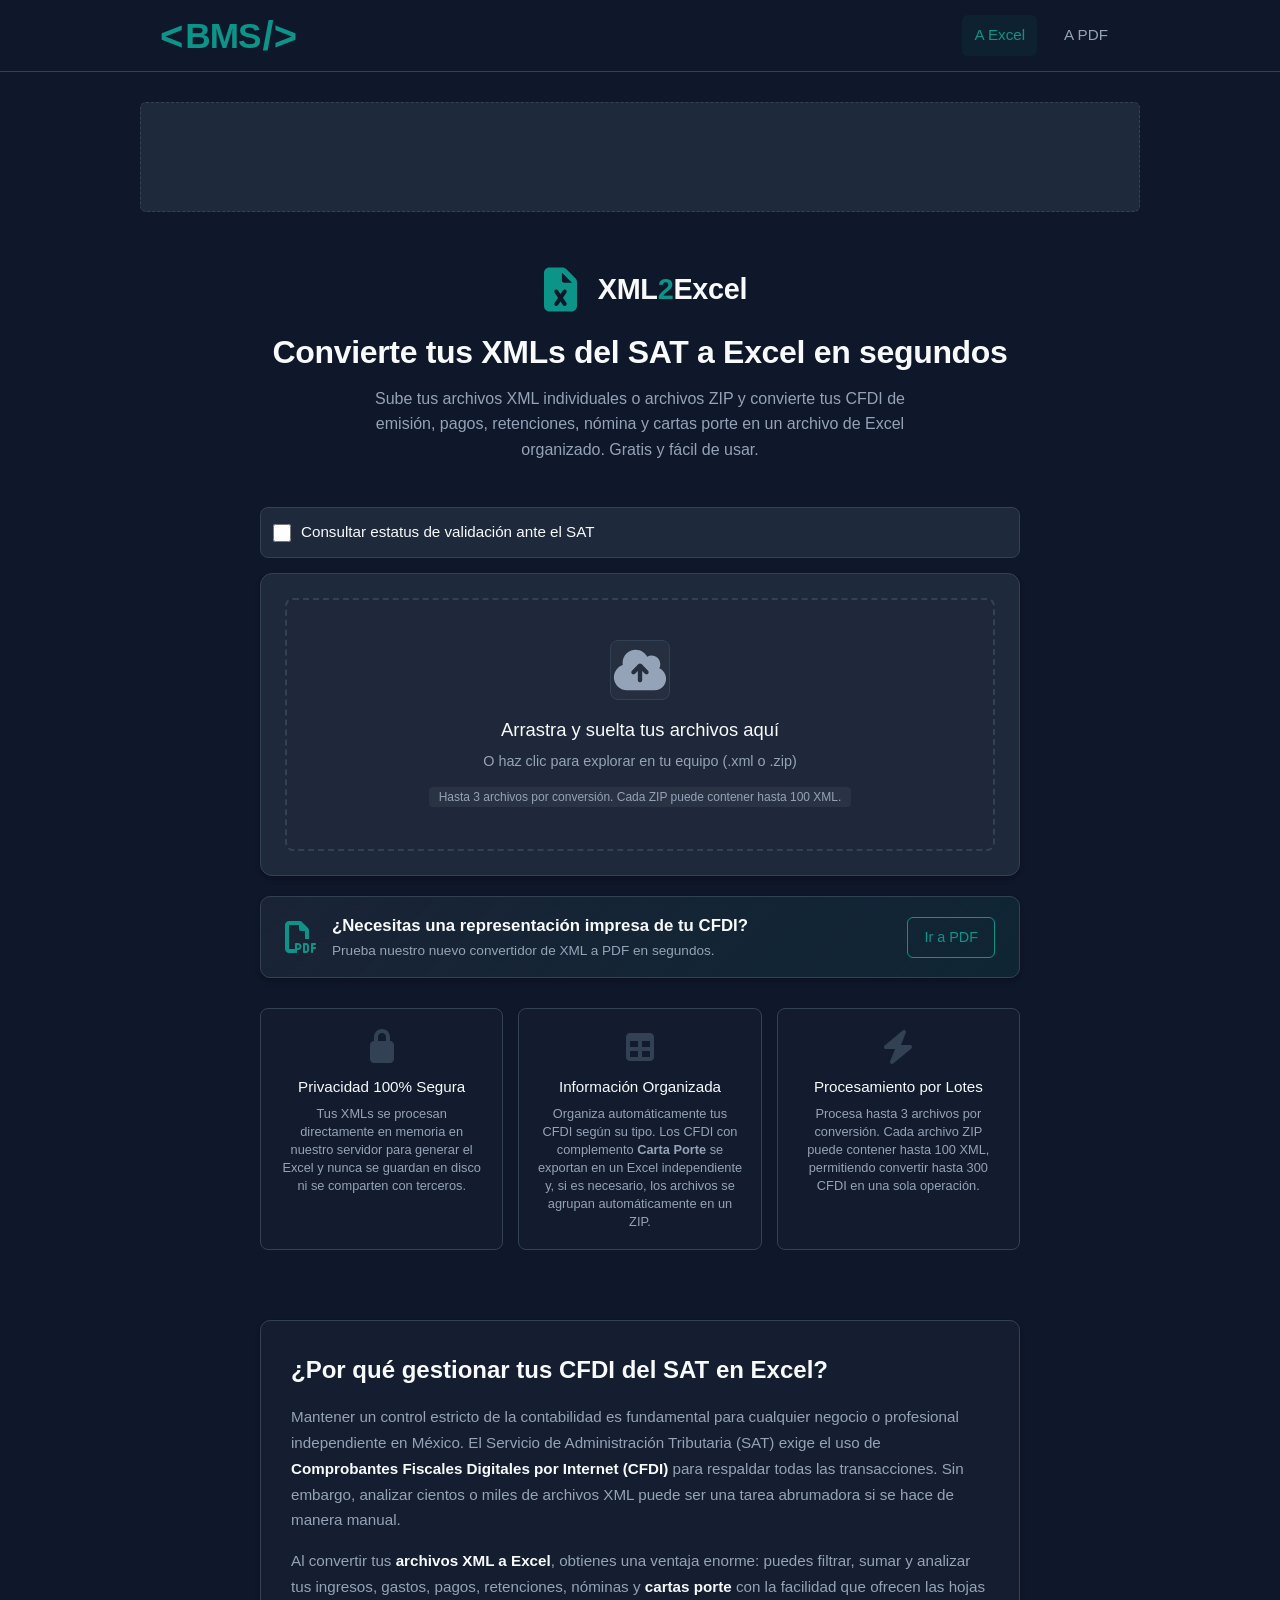
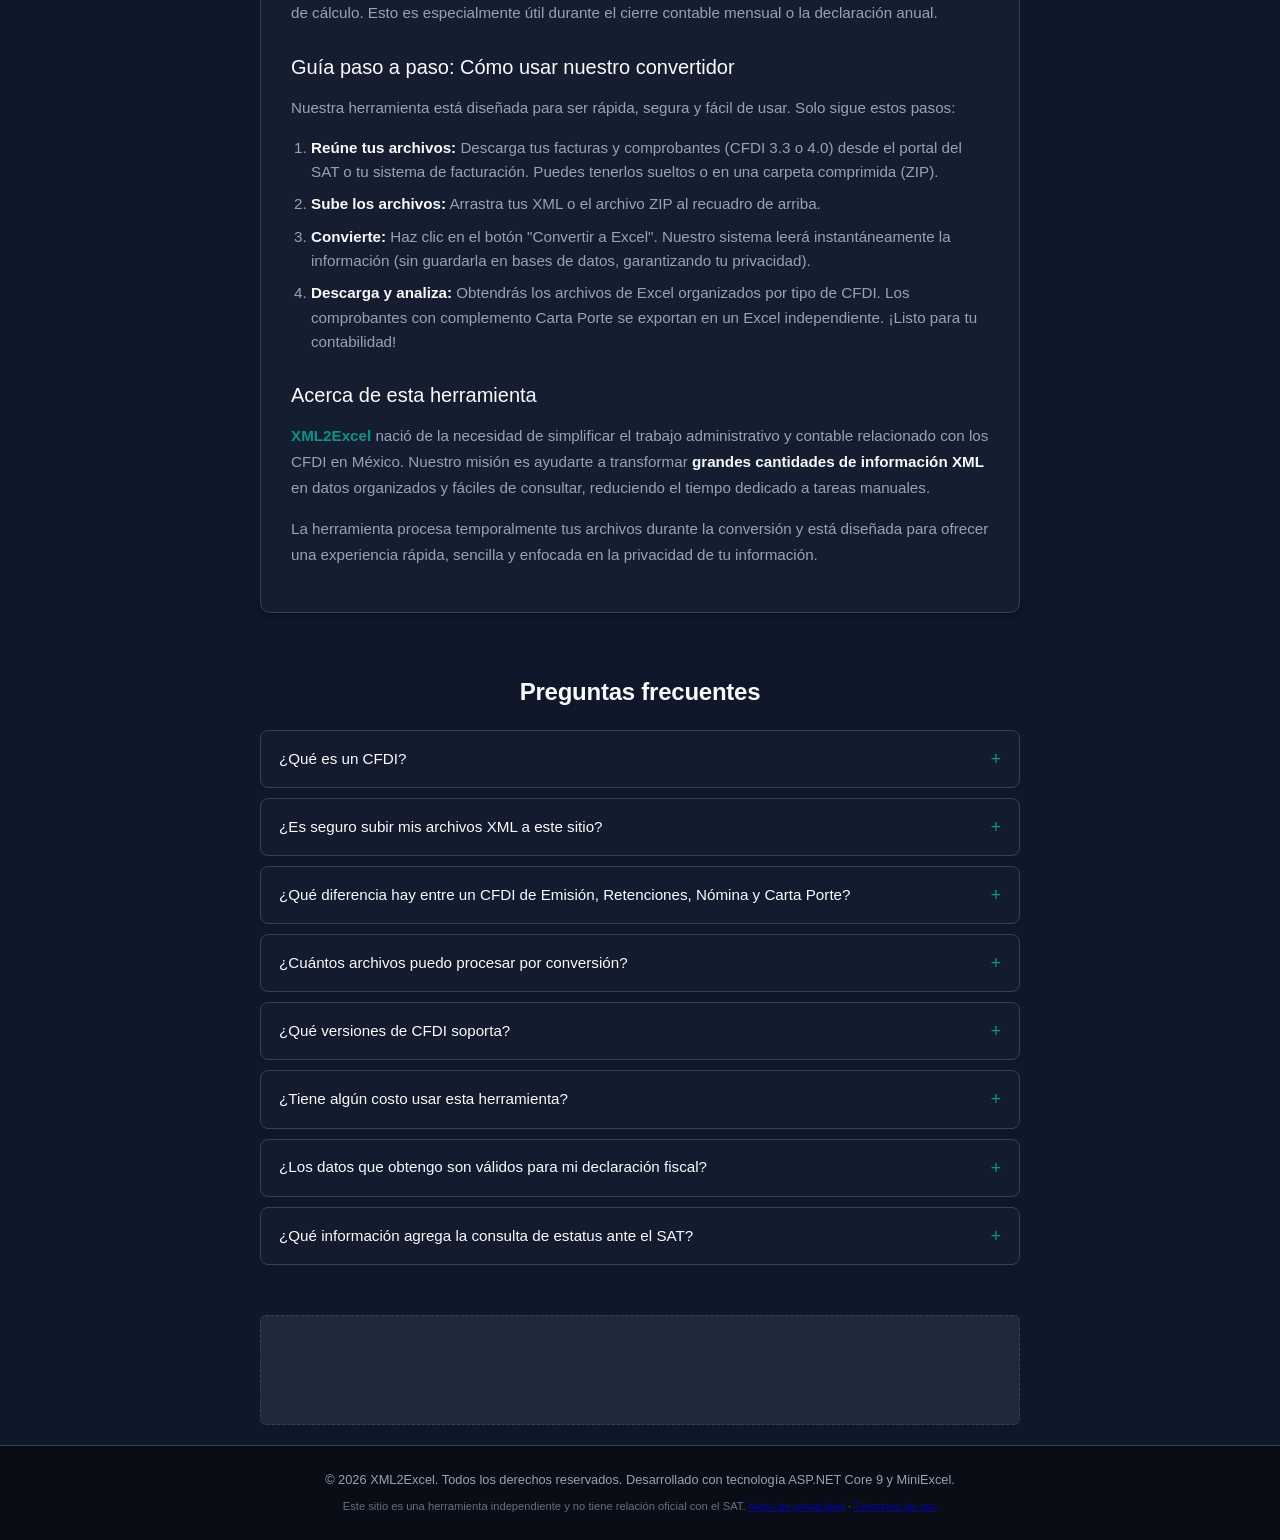
<file: index.html>
<!DOCTYPE html>
<html lang="es">

<head>
    <meta charset="UTF-8">
    <meta name="viewport" content="width=device-width, initial-scale=1.0">
    <title>Convertidor de CFDI a Excel | XML2Excel</title>
    <meta name="description"
        content="Convierte tus archivos XML de CFDI 3.3 y 4.0 a Excel. Procesa comprobantes de emisión, pagos, retenciones, nóminas y cartas porte de forma rápida y gratuita.">

    <!-- Custom CSS -->
    <link rel="stylesheet" href="CSS/main.css">
    <link rel="stylesheet" href="CSS/questions.css">

    <!-- Favicons -->
    <link rel="icon" href="favicon/favicon.ico" sizes="any">
    <link rel="icon" type="image/svg+xml" href="favicon/favicon.svg">
    <link rel="apple-touch-icon" href="favicon/apple-touch-icon.png">
    <link rel="icon" type="image/png" sizes="192x192" href="favicon/android-chrome-192x192.png">
    <link rel="icon" type="image/png" sizes="512x512" href="favicon/android-chrome-512x512.png">

    <!-- Google AdSense -->
    <script async src="https://pagead2.googlesyndication.com/pagead/js/adsbygoogle.js?client=ca-pub-9597997120996726"
        crossorigin="anonymous"></script>
</head>

<body>

    <header class="navbar">
        <div class="navbar-container">
            <a href="https://brus0809.github.io" class="logo" target="_blank" rel="noopener noreferrer">

                <span class="bracket">&lt;</span>
                <span class="letters">BMS</span>
                <span class="bracket">/&gt;</span>
            </a>

            <nav class="nav-links">
                <a href="index.html" class="nav-link active">A Excel</a>
                <a href="Pages/PDF/index.html" class="nav-link">A PDF</a>
            </nav>
        </div>
    </header>

    <!-- ADSENSE CONTAINER: TOP BANNER -->
    <div class="adsense-placeholder top-banner">
        <ins class="adsbygoogle" style="display:block" data-ad-client="ca-pub-9597997120996726"
            data-ad-slot="1805782088" data-ad-format="auto" data-full-width-responsive="true"></ins>
        <script>
            (adsbygoogle = window.adsbygoogle || []).push({});
        </script>
    </div>

    <div class="app-container">
        <!-- Header Section -->
        <header class="app-header">
            <div class="logo-area">

                <svg class="logo-icon" xmlns="http://www.w3.org/2000/svg" viewBox="0 0 640 640" aria-hidden="true">

                    <path fill="currentColor"
                        d="M128 128C128 92.7 156.7 64 192 64L341.5 64C358.5 64 374.8 70.7 386.8 82.7L493.3 189.3C505.3 201.3 512 217.6 512 234.6L512 512C512 547.3 483.3 576 448 576L192 576C156.7 576 128 547.3 128 512L128 128zM336 122.5L336 216C336 229.3 346.7 240 360 240L453.5 240L336 122.5zM292 330.7C284.6 319.7 269.7 316.7 258.7 324C247.7 331.3 244.7 346.3 252 357.3L291.2 416L252 474.7C244.6 485.7 247.6 500.6 258.7 508C269.8 515.4 284.6 512.4 292 501.3L320 459.3L348 501.3C355.4 512.3 370.3 515.3 381.3 508C392.3 500.7 395.3 485.7 388 474.7L348.8 416L388 357.3C395.4 346.3 392.4 331.4 381.3 324C370.2 316.6 355.4 319.6 348 330.7L320 372.7L292 330.7z" />
                </svg>

                <span class="logo-text">
                    XML<span class="accent-text">2</span>Excel
                </span>

            </div>
            <h1 class="main-title">Convierte tus XMLs del SAT a Excel en segundos</h1>
            <p class="subtitle">
                Sube tus archivos XML individuales o archivos ZIP y convierte tus CFDI de
                emisión, pagos, retenciones, nómina y cartas porte en un archivo de Excel organizado.
                Gratis y fácil de usar.
            </p>
        </header>

        <!-- Checkbox -->
        <div class="sat-validation-container">
            <input type="checkbox" id="chk-validate-sat" name="validateSat" class="checkbox">
            <label for="chk-validate-sat" class="chk-validate-sat">
                Consultar estatus de validación ante el SAT
            </label>
        </div>

        <!-- Main Conversion Card -->
        <main class="main-card">

            <div class="upload-zone" id="drop-zone">
                <input type="file" id="file-input" multiple accept=".xml,.zip" class="file-input-hidden">

                <div class="upload-icon-container">
                    <svg class="upload-icon" xmlns="http://www.w3.org/2000/svg" viewBox="0 0 640 640"
                        aria-hidden="true">

                        <path fill="currentColor"
                            d="M176 544C96.5 544 32 479.5 32 400C32 336.6 73 282.8 129.9 263.5C128.6 255.8 128 248 128 240C128 160.5 192.5 96 272 96C327.4 96 375.5 127.3 399.6 173.1C413.8 164.8 430.4 160 448 160C501 160 544 203 544 256C544 271.7 540.2 286.6 533.5 299.7C577.5 320 608 364.4 608 416C608 486.7 550.7 544 480 544L176 544zM337 255C327.6 245.6 312.4 245.6 303.1 255L231.1 327C221.7 336.4 221.7 351.6 231.1 360.9C240.5 370.2 255.7 370.3 265 360.9L296 329.9L296 432C296 445.3 306.7 456 320 456C333.3 456 344 445.3 344 432L344 329.9L375 360.9C384.4 370.3 399.6 370.3 408.9 360.9C418.2 351.5 418.3 336.3 408.9 327L336.9 255z" />
                    </svg>
                </div>

                <h3>Arrastra y suelta tus archivos aquí</h3>
                <p>O haz clic para explorar en tu equipo (.xml o .zip)</p>
                <span class="file-limits">
                    Hasta 3 archivos por conversión. Cada ZIP puede contener hasta 100 XML.
                </span>
            </div>

            <!-- Selected Files Area (Hidden by default) -->
            <div class="selected-files-container" id="files-container" style="display: none;">
                <div class="files-header">
                    <h4><i class="fa-solid fa-list-check"></i> Archivos seleccionados (<span id="file-count">0</span>)
                    </h4>
                    <button class="btn-clear" id="btn-clear"><i class="fa-solid fa-trash-can"></i> Limpiar</button>
                </div>
                <ul class="files-list" id="files-list"></ul>

                <button class="btn-convert" id="btn-convert">
                    <svg class="btn-icon-convert" xmlns="http://www.w3.org/2000/svg" viewBox="0 0 640 640"
                        aria-hidden="true">

                        <path fill="currentColor"
                            d="M128.5 64C93.2 64 64.5 92.7 64.5 128L64.5 512C64.5 547.3 93.2 576 128.5 576L384.5 576C419.8 576 448.5 547.3 448.5 512L448.5 416L526.6 416L495.6 447C486.2 456.4 486.2 471.6 495.6 480.9C505 490.2 520.2 490.3 529.5 480.9L601.5 408.9C610.9 399.5 610.9 384.3 601.5 375L529.5 303C520.1 293.6 504.9 293.6 495.6 303C486.3 312.4 486.2 327.6 495.6 336.9L526.6 367.9L448.5 367.9L448.5 234.4C448.5 217.4 441.8 201.1 429.8 189.1L323.2 82.7C311.2 70.7 295 64 278 64L128.5 64zM390 240L296.5 240C283.2 240 272.5 229.3 272.5 216L272.5 122.5L390 240zM256.5 392C256.5 378.7 267.2 368 280.5 368L384.5 368L384.5 416L280.5 416C267.2 416 256.5 405.3 256.5 392z" />
                    </svg>

                    <span>Convertir a Excel</span>
                </button>
            </div>

            <!-- Conversion Progress / Loading Area (Hidden by default) -->
            <div class="progress-container" id="progress-container" style="display: none;">
                <div class="spinner"></div>
                <h4 id="progress-text">Procesando tus archivos XML...</h4>
                <p>Esto puede tardar unos segundos dependiendo del volumen de comprobantes.</p>
                <div class="progress-bar-bg">
                    <div class="progress-bar-fill" id="progress-bar"></div>
                </div>
            </div>

            <!-- Result Feedback Area (Hidden by default) -->
            <div class="result-container" id="result-container" style="display: none;">
                <div class="result-success-icon">
                    <i class="fa-solid fa-circle-check"></i>
                </div>
                <h3>¡Conversión Completada con Éxito!</h3>
                <p id="result-details">Se procesaron X archivos correctamente.</p>
                <div class="result-actions">
                    <a href="#" id="btn-download" class="btn-download">
                        <svg class="btn-icon" xmlns="http://www.w3.org/2000/svg" viewBox="0 0 640 640"
                            aria-hidden="true">

                            <path fill="currentColor"
                                d="M352 96C352 78.3 337.7 64 320 64C302.3 64 288 78.3 288 96L288 306.7L246.6 265.3C234.1 252.8 213.8 252.8 201.3 265.3C188.8 277.8 188.8 298.1 201.3 310.6L297.3 406.6C309.8 419.1 330.1 419.1 342.6 406.6L438.6 310.6C451.1 298.1 451.1 277.8 438.6 265.3C426.1 252.8 405.8 252.8 393.3 265.3L352 306.7L352 96zM160 384C124.7 384 96 412.7 96 448L96 480C96 515.3 124.7 544 160 544L480 544C515.3 544 544 515.3 544 480L544 448C544 412.7 515.3 384 480 384L433.1 384L376.5 440.6C345.3 471.8 294.6 471.8 263.4 440.6L206.9 384L160 384zM464 440C477.3 440 488 450.7 488 464C488 477.3 477.3 488 464 488C450.7 488 440 477.3 440 464C440 450.7 450.7 440 464 440z" />
                        </svg>

                        <span>Descargar Excel (.xlsx)</span>
                    </a>
                    <button id="btn-restart" class="btn-restart">
                        <svg class="btn-icon-convert" xmlns="http://www.w3.org/2000/svg" viewBox="0 0 640 640"
                            aria-hidden="true">

                            <path fill="currentColor"
                                d="M544.1 256L552 256C565.3 256 576 245.3 576 232L576 88C576 78.3 570.2 69.5 561.2 65.8C552.2 62.1 541.9 64.2 535 71L483.3 122.8C439 86.1 382 64 320 64C191 64 84.3 159.4 66.6 283.5C64.1 301 76.2 317.2 93.7 319.7C111.2 322.2 127.4 310 129.9 292.6C143.2 199.5 223.3 128 320 128C364.4 128 405.2 143 437.7 168.3L391 215C384.1 221.9 382.1 232.2 385.8 241.2C389.5 250.2 398.3 256 408 256L544.1 256zM573.5 356.5C576 339 563.8 322.8 546.4 320.3C529 317.8 512.7 330 510.2 347.4C496.9 440.4 416.8 511.9 320.1 511.9C275.7 511.9 234.9 496.9 202.4 471.6L249 425C255.9 418.1 257.9 407.8 254.2 398.8C250.5 389.8 241.7 384 232 384L88 384C74.7 384 64 394.7 64 408L64 552C64 561.7 69.8 570.5 78.8 574.2C87.8 577.9 98.1 575.8 105 569L156.8 517.2C201 553.9 258 576 320 576C449 576 555.7 480.6 573.4 356.5z" />
                        </svg>

                        <span>Convertir más archivos</span>
                    </button>
                </div>
            </div>
        </main>

        <!-- Cross-Selling Banner -->
        <div class="promo-banner">
            <div class="promo-content">
                <svg class="promo-icon" xmlns="http://www.w3.org/2000/svg" viewBox="0 0 512 512" fill="currentColor"
                    width="32" height="32">
                    <path
                        d="M0 64C0 28.7 28.7 0 64 0H229.5c17 0 33.3 6.7 45.3 18.7l90.5 90.5c12 12 18.7 28.3 18.7 45.3V288h-64V160H256c-17.7 0-32-14.3-32-32V64H64v384h96v64H64c-35.3 0-64-28.7-64-64V64zm384 64H256V0L384 128zM176 352h32c30.9 0 56 25.1 56 56s-25.1 56-56 56H192v32c0 8.8-7.2 16-16 16s-16-7.2-16-16V368c0-8.8 7.2-16 16-16h8zm32 80c13.3 0 24-10.7 24-24s-10.7-24-24-24H192v48h16zm96-80h32c26.5 0 48 21.5 48 48v64c0 26.5-21.5 48-48 48H304c-8.8 0-16-7.2-16-16V368c0-8.8 7.2-16 16-16zm32 128c8.8 0 16-7.2 16-16v-64c0-8.8-7.2-16-16-16H320v96h16zm80-112c0-8.8 7.2-16 16-16h48c8.8 0 16 7.2 16 16s-7.2 16-16 16H448v32h32c8.8 0 16 7.2 16 16s-7.2 16-16 16H448v48c0 8.8-7.2 16-16 16s-16-7.2-16-16V368z" />
                </svg>
                <div class="promo-text">
                    <strong>¿Necesitas una representación impresa de tu CFDI?</strong>
                    <span>Prueba nuestro nuevo convertidor de XML a PDF en segundos.</span>
                </div>
            </div>
            <a href="Pages/PDF/index.html" class="btn-promo">Ir a PDF</a>
        </div>

        <!-- Information / Features Grid -->
        <section class="features-grid">
            <div class="feature-card">
                <svg class="feature-icon" xmlns="http://www.w3.org/2000/svg" viewBox="0 0 640 640" aria-hidden="true">

                    <path fill="currentColor"
                        d="M256 160L256 224L384 224L384 160C384 124.7 355.3 96 320 96C284.7 96 256 124.7 256 160zM192 224L192 160C192 89.3 249.3 32 320 32C390.7 32 448 89.3 448 160L448 224C483.3 224 512 252.7 512 288L512 512C512 547.3 483.3 576 448 576L192 576C156.7 576 128 547.3 128 512L128 288C128 252.7 156.7 224 192 224z" />
                </svg>

                <h3>Privacidad 100% Segura</h3>

                <p>
                    Tus XMLs se procesan directamente en memoria en nuestro servidor para generar el Excel y nunca se
                    guardan en disco ni se comparten con terceros.
                </p>
            </div>
            <div class="feature-card">
                <svg class="feature-icon" xmlns="http://www.w3.org/2000/svg" viewBox="0 0 640 640" aria-hidden="true">

                    <path fill="currentColor"
                        d="M480 96C515.3 96 544 124.7 544 160L544 480C544 515.3 515.3 544 480 544L160 544L153.5 543.7C121.2 540.4 96 513.1 96 480L96 160C96 124.7 124.7 96 160 96L480 96zM160 384L160 480L288 480L288 384L160 384zM352 384L352 480L480 480L480 384L352 384zM160 320L288 320L288 224L160 224L160 320zM352 320L480 320L480 224L352 224L352 320z" />
                </svg>

                <h3>Información Organizada</h3>

                <p>
                    Organiza automáticamente tus CFDI según su tipo. Los CFDI con complemento
                    <strong>Carta Porte</strong> se exportan en un Excel independiente y, si es
                    necesario, los archivos se agrupan automáticamente en un ZIP.
                </p>
            </div>
            <div class="feature-card">
                <svg class="feature-icon" xmlns="http://www.w3.org/2000/svg" viewBox="0 0 640 640" aria-hidden="true">
                    <path fill="currentColor"
                        d="M434.8 54.1C446.7 62.7 451.1 78.3 445.7 91.9L367.3 288L512 288C525.5 288 537.5 296.4 542.1 309.1C546.7 321.8 542.8 336 532.5 344.6L244.5 584.6C233.2 594 217.1 594.5 205.2 585.9C193.3 577.3 188.9 561.7 194.3 548.1L272.7 352L128 352C114.5 352 102.5 343.6 97.9 330.9C93.3 318.2 97.2 304 107.5 295.4L395.5 55.4C406.8 46 422.9 45.5 434.8 54.1z" />
                </svg>

                <h3>Procesamiento por Lotes</h3>

                <p>
                    Procesa hasta 3 archivos por conversión. Cada archivo ZIP puede contener hasta
                    100 XML, permitiendo convertir hasta 300 CFDI en una sola operación.
                </p>
            </div>
        </section>

        <!-- SEO Article / Publisher Content Section -->
        <section class="article-section">
            <div class="article-container">
                <h2>¿Por qué gestionar tus CFDI del SAT en Excel?</h2>
                <p>
                    Mantener un control estricto de la contabilidad es fundamental para cualquier negocio o profesional
                    independiente en México.
                    El Servicio de Administración Tributaria (SAT) exige el uso de <strong>Comprobantes Fiscales
                        Digitales por Internet (CFDI)</strong> para respaldar todas las transacciones.
                    Sin embargo, analizar cientos o miles de archivos XML puede ser una tarea abrumadora si se hace de
                    manera manual.
                </p>
                <p>
                    Al convertir tus <strong>archivos XML a Excel</strong>, obtienes una ventaja enorme: puedes filtrar,
                    sumar y analizar tus ingresos, gastos, pagos, retenciones, nóminas y <strong>cartas porte</strong>
                    con la
                    facilidad que ofrecen las hojas de cálculo.
                    Esto es especialmente útil durante el cierre contable mensual o la declaración anual.
                </p>

                <h3>Guía paso a paso: Cómo usar nuestro convertidor</h3>
                <p>Nuestra herramienta está diseñada para ser rápida, segura y fácil de usar. Solo sigue estos pasos:
                </p>
                <ol>
                    <li><strong>Reúne tus archivos:</strong> Descarga tus facturas y comprobantes (CFDI 3.3 o 4.0) desde
                        el portal del SAT o tu sistema de facturación. Puedes tenerlos sueltos o en una carpeta
                        comprimida (ZIP).</li>
                    <li><strong>Sube los archivos:</strong> Arrastra tus XML o el archivo ZIP al recuadro de arriba.
                    </li>
                    <li><strong>Convierte:</strong> Haz clic en el botón "Convertir a Excel". Nuestro sistema leerá
                        instantáneamente la información (sin guardarla en bases de datos, garantizando tu privacidad).
                    </li>
                    <li><strong>Descarga y analiza:</strong> Obtendrás los archivos de Excel organizados por tipo de
                        CFDI. Los comprobantes con complemento Carta Porte se exportan en un Excel independiente. ¡Listo
                        para tu contabilidad!
                    </li>
                </ol>

                <h3>Acerca de esta herramienta</h3>
                <p>
                    <em>XML2Excel</em> nació de la necesidad de simplificar el trabajo administrativo y contable
                    relacionado
                    con los CFDI en México. Nuestro misión es ayudarte a transformar <strong>grandes cantidades de
                        información XML
                    </strong> en datos organizados y fáciles de consultar, reduciendo el tiempo dedicado a tareas
                    manuales.
                </p>
                <p>
                    La herramienta procesa temporalmente tus archivos durante la conversión y está diseñada para ofrecer
                    una experiencia rápida, sencilla y enfocada en la privacidad de tu información.
                </p>
            </div>
        </section>

        <section class="faq-section">
            <h2 class="faq-title">Preguntas frecuentes</h2>

            <div class="faq-list">
                <details class="faq-item">
                    <summary>¿Qué es un CFDI?</summary>
                    <p>
                        Un CFDI (Comprobante Fiscal Digital por Internet) es el formato de
                        factura electrónica utilizado en México y validado por el SAT. Se
                        emite en formato XML e incluye información como el emisor, el
                        receptor, los conceptos facturados, montos, impuestos y un sello
                        digital que garantiza su autenticidad.
                    </p>
                </details>

                <details class="faq-item">
                    <summary>¿Es seguro subir mis archivos XML a este sitio?</summary>
                    <p>
                        Sí. Tus archivos se procesan temporalmente en memoria en nuestro servidor
                        únicamente durante el tiempo necesario para generar tu Excel. No se almacenan
                        de forma permanente ni se comparten con terceros. Una vez finalizado el
                        procesamiento, la información temporal se descarta.
                    </p>
                </details>

                <details class="faq-item">
                    <summary>¿Qué diferencia hay entre un CFDI de Emisión, Retenciones, Nómina y Carta Porte?</summary>
                    <p>
                        Los <strong>CFDI de Emisión</strong> corresponden a comprobantes de ingreso, egreso, pago o
                        traslado (facturas utilizadas para documentar operaciones comerciales).
                        Los <strong>CFDI de Retenciones</strong> e información de pagos documentan impuestos
                        retenidos, como ISR o IVA retenido. Los <strong>CFDI de Nómina</strong> son los
                        comprobantes de pago que los empleadores emiten a sus trabajadores.
                        Por su parte, el <strong>CFDI con complemento Carta Porte</strong> se utiliza para
                        amparar el traslado de mercancías e incluye información adicional sobre
                        el transporte, como ubicaciones, mercancías, vehículos, operadores y
                        otros datos logísticos.
                    </p>
                    <p>
                        Debido a la gran cantidad de información que contiene la Carta Porte,
                        esta herramienta la detecta automáticamente y genera un <strong>archivo de
                            Excel independiente</strong>. Si la conversión incluye CFDI de Carta Porte y
                        otros tipos de CFDI, se genera un archivo <strong>ZIP</strong> con los Excel
                        organizados por tipo de comprobante para facilitar su consulta.
                    </p>
                </details>

                <details class="faq-item">
                    <summary>¿Cuántos archivos puedo procesar por conversión?</summary>
                    <p>
                        Puedes subir hasta <strong>3 archivos por conversión</strong>. Cada archivo
                        ZIP puede contener hasta <strong>100 archivos XML</strong>, por lo que puedes
                        procesar hasta <strong>300 XML en una sola conversión</strong> si subes
                        3 archivos ZIP con 100 XML cada uno.
                    </p>
                </details>

                <details class="faq-item">
                    <summary>¿Qué versiones de CFDI soporta?</summary>
                    <p>
                        El conversor procesa CFDI 3.3 y 4.0, incluyendo comprobantes de emisión,
                        pagos, retenciones, nóminas y cartas porte, según el tipo de archivo XML.
                    </p>
                </details>

                <details class="faq-item">
                    <summary>¿Tiene algún costo usar esta herramienta?</summary>
                    <p>
                        No, el conversor es completamente gratuito. El sitio se mantiene a
                        través de publicidad, sin costo para el usuario.
                    </p>
                </details>

                <details class="faq-item">
                    <summary>¿Los datos que obtengo son válidos para mi declaración fiscal?</summary>
                    <p>
                        El Excel generado es una herramienta de organización y consulta.
                        Te recomendamos siempre validar la información con tu contador o
                        asesor fiscal antes de usarla en tu declaración, ya que este sitio
                        no ofrece asesoría fiscal ni tiene relación oficial con el SAT.
                    </p>
                </details>

                <details class="faq-item">
                    <summary>¿Qué información agrega la consulta de estatus ante el SAT?</summary>
                    <p>
                        Si habilitas la opción <strong>"Consultar estatus de validación ante el SAT"</strong>
                        antes de realizar la conversión, el archivo de Excel incluirá columnas adicionales
                        con la información obtenida del servicio de consulta del SAT.
                    </p>

                    <p>
                        Entre los datos que pueden incorporarse se encuentran:
                    </p>

                    <ul>
                        <li><strong>Estatus SAT:</strong> Indica si el CFDI se encuentra vigente o cancelado.</li>
                        <li><strong>Es Cancelable:</strong> Muestra la condición de cancelación del comprobante.</li>
                        <li><strong>Estatus de Cancelación:</strong> Indica el estado del proceso de cancelación cuando
                            aplica.</li>
                    </ul>

                    <p>
                        Esta información facilita la validación de grandes volúmenes de CFDI sin necesidad de consultar
                        cada comprobante de forma individual en el portal del SAT.
                    </p>
                </details>
            </div>
        </section>

        <!-- ADSENSE CONTAINER: MIDDLE BANNER -->
        <div class="adsense-placeholder middle-banner">
            <ins class="adsbygoogle" style="display:block" data-ad-client="ca-pub-9597997120996726"
                data-ad-slot="2149291815" data-ad-format="auto" data-full-width-responsive="true"></ins>
            <script>
                (adsbygoogle = window.adsbygoogle || []).push({});
            </script>
        </div>
    </div>



    <!-- Footer Section -->
    <footer class="app-footer">
        <div class="footer-content">
            <p>&copy; 2026 XML2Excel. Todos los derechos reservados. Desarrollado con tecnología ASP.NET Core 9 y
                MiniExcel.</p>
            <p class="footer-disclaimer">
                Este sitio es una herramienta independiente y no tiene relación oficial con el SAT.
                <a href="Pages/Privacidad/privacidad.html">Aviso de privacidad</a> · <a
                    href="Pages/Terminos/terminos.html">Términos de
                    uso</a>
            </p>
        </div>
    </footer>

    <!-- Custom JS -->
    <script type="module" src="Scripts/Main.js"></script>
</body>

</html>
</file>
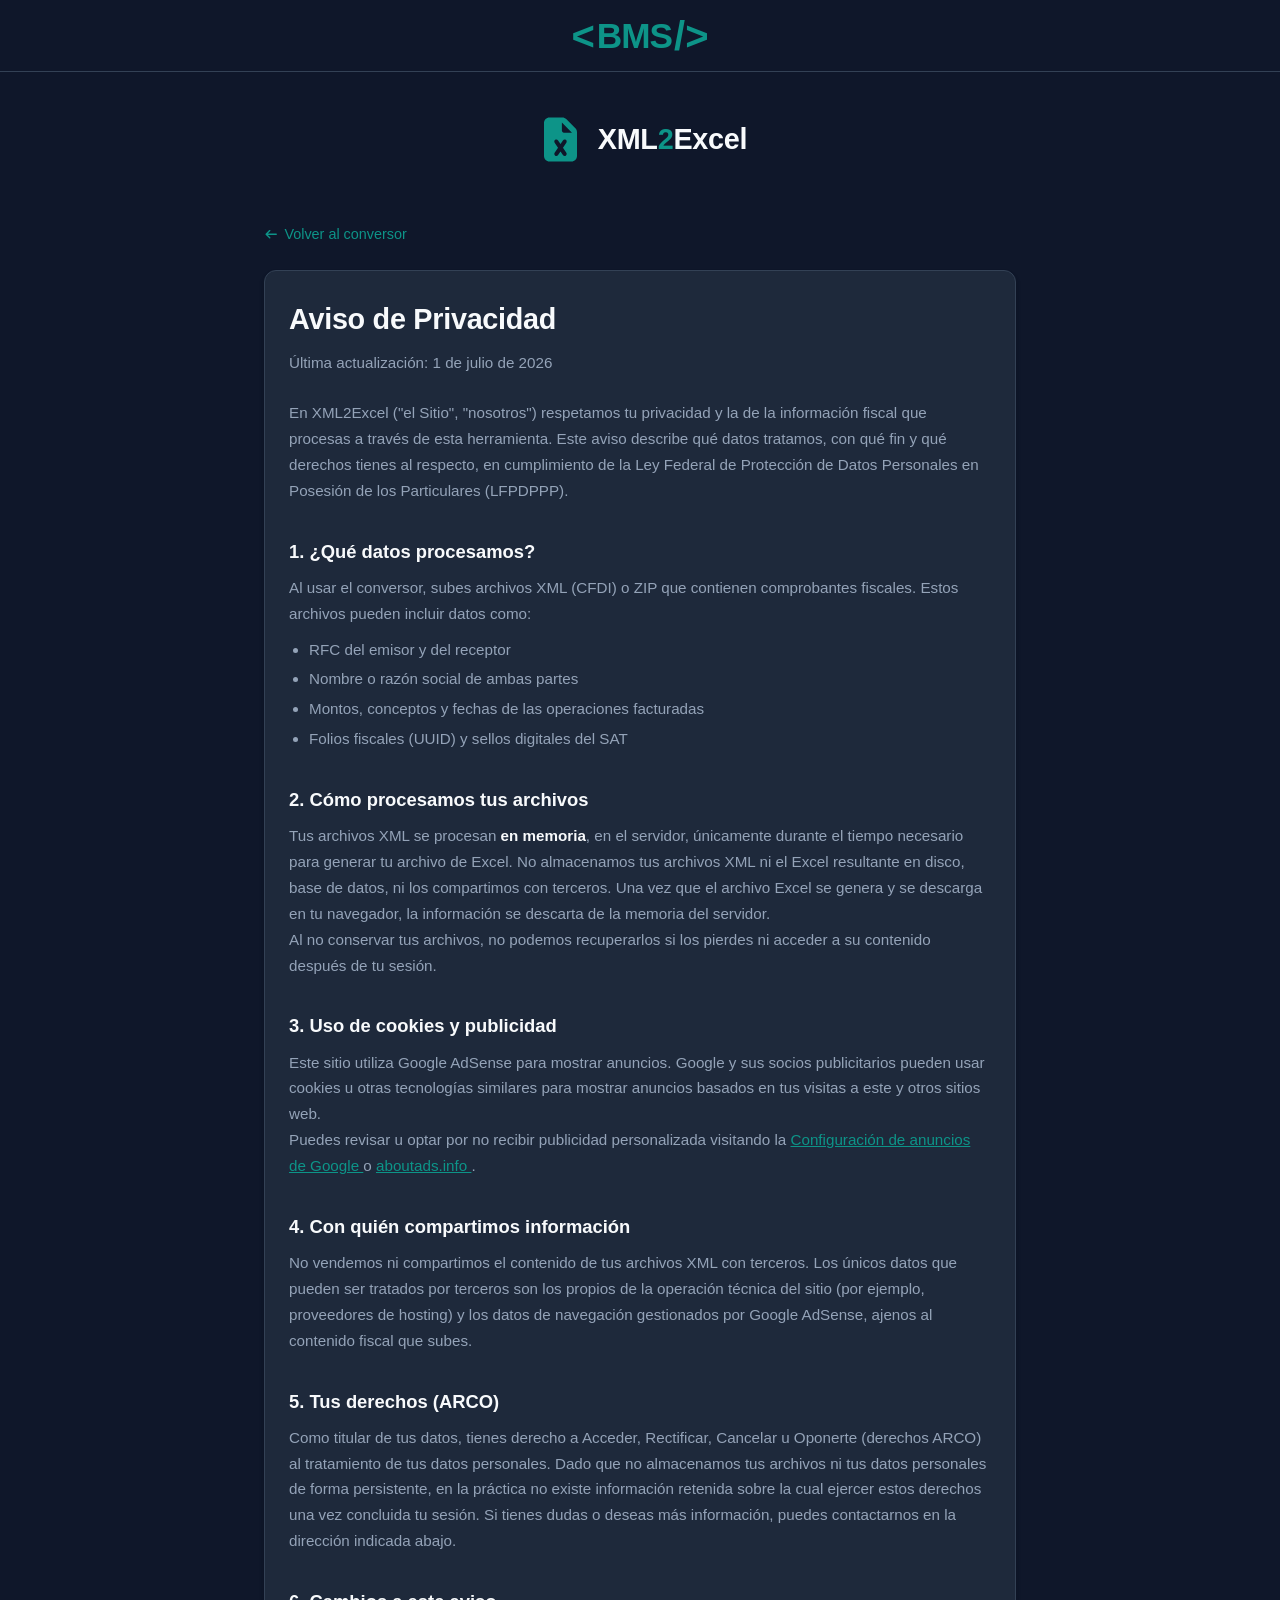
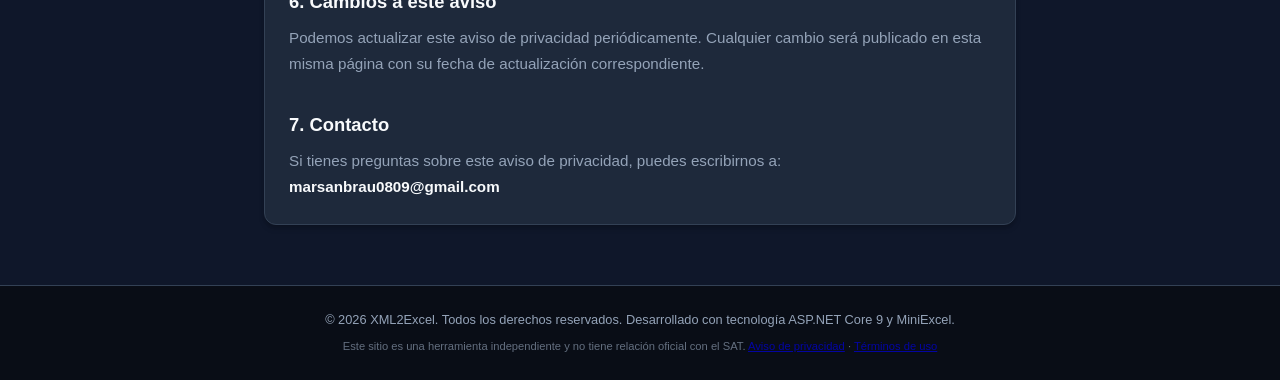
<file: Pages/privacidad.html>
<!DOCTYPE html>
<html lang="es">

<head>
    <meta charset="UTF-8">
    <meta name="viewport" content="width=device-width, initial-scale=1.0">
    <title>Aviso de Privacidad | XML2Excel</title>
    <meta name="description" content="Aviso de privacidad de XML2Excel, conversor de CFDI (XML del SAT) a Excel.">
    <link rel="canonical" href="https://tudominio.com/privacidad.html">

    <link rel="preconnect" href="https://fonts.googleapis.com">
    <link rel="preconnect" href="https://fonts.gstatic.com" crossorigin>

    <link rel="stylesheet" href="../CSS/main.css">
    <link rel="stylesheet" href="../CSS/termsandprivacy.css">

    </style>
</head>

<body>

    <header class="navbar">
        <a href="https://brus0809.github.io" class="logo">
            <span class="bracket">&lt;</span>
            <span class="letters">BMS</span>
            <span class="bracket">/&gt;</span>
        </a>
    </header>

    <div class="app-container">
        <header class="app-header">
            <div class="logo-area">

                <svg class="logo-icon" xmlns="http://www.w3.org/2000/svg" viewBox="0 0 640 640" aria-hidden="true">

                    <path fill="currentColor"
                        d="M128 128C128 92.7 156.7 64 192 64L341.5 64C358.5 64 374.8 70.7 386.8 82.7L493.3 189.3C505.3 201.3 512 217.6 512 234.6L512 512C512 547.3 483.3 576 448 576L192 576C156.7 576 128 547.3 128 512L128 128zM336 122.5L336 216C336 229.3 346.7 240 360 240L453.5 240L336 122.5zM292 330.7C284.6 319.7 269.7 316.7 258.7 324C247.7 331.3 244.7 346.3 252 357.3L291.2 416L252 474.7C244.6 485.7 247.6 500.6 258.7 508C269.8 515.4 284.6 512.4 292 501.3L320 459.3L348 501.3C355.4 512.3 370.3 515.3 381.3 508C392.3 500.7 395.3 485.7 388 474.7L348.8 416L388 357.3C395.4 346.3 392.4 331.4 381.3 324C370.2 316.6 355.4 319.6 348 330.7L320 372.7L292 330.7z" />
                </svg>

                <span class="logo-text">
                    XML<span class="accent-text">2</span>Excel
                </span>

            </div>
        </header>

        <main class="legal-container">
            <a href="../index.html" class="back-link">
                <svg class="back-icon" xmlns="http://www.w3.org/2000/svg" viewBox="0 0 640 640" aria-hidden="true">

                    <path fill="currentColor"
                        d="M73.4 297.4C60.9 309.9 60.9 330.2 73.4 342.7L233.4 502.7C245.9 515.2 266.2 515.2 278.7 502.7C291.2 490.2 291.2 469.9 278.7 457.4L173.3 352L544 352C561.7 352 576 337.7 576 320C576 302.3 561.7 288 544 288L173.3 288L278.7 182.6C291.2 170.1 291.2 149.8 278.7 137.3C266.2 124.8 245.9 124.8 233.4 137.3L73.4 297.3z" />
                </svg>

                <span>Volver al conversor</span>
            </a>

            <div class="main-card">
                <h1>Aviso de Privacidad</h1>
                <p class="legal-updated">Última actualización: 1 de julio de 2026</p>

                <p>
                    En XML2Excel ("el Sitio", "nosotros") respetamos tu privacidad y la de la
                    información fiscal que procesas a través de esta herramienta. Este aviso
                    describe qué datos tratamos, con qué fin y qué derechos tienes al respecto,
                    en cumplimiento de la Ley Federal de Protección de Datos Personales en
                    Posesión de los Particulares (LFPDPPP).
                </p>

                <h2>1. ¿Qué datos procesamos?</h2>
                <p>
                    Al usar el conversor, subes archivos XML (CFDI) o ZIP que contienen
                    comprobantes fiscales. Estos archivos pueden incluir datos como:
                </p>
                <ul>
                    <li>RFC del emisor y del receptor</li>
                    <li>Nombre o razón social de ambas partes</li>
                    <li>Montos, conceptos y fechas de las operaciones facturadas</li>
                    <li>Folios fiscales (UUID) y sellos digitales del SAT</li>
                </ul>

                <h2>2. Cómo procesamos tus archivos</h2>
                <p>
                    Tus archivos XML se procesan <strong>en memoria</strong>, en el servidor,
                    únicamente durante el tiempo necesario para generar tu archivo de Excel.
                    No almacenamos tus archivos XML ni el Excel resultante en disco, base de
                    datos, ni los compartimos con terceros. Una vez que el archivo Excel se
                    genera y se descarga en tu navegador, la información se descarta de la
                    memoria del servidor.
                </p>
                <p>
                    Al no conservar tus archivos, no podemos recuperarlos si los pierdes ni
                    acceder a su contenido después de tu sesión.
                </p>

                <h2>3. Uso de cookies y publicidad</h2>
                <p>
                    Este sitio utiliza Google AdSense para mostrar anuncios. Google y sus
                    socios publicitarios pueden usar cookies u otras tecnologías similares
                    para mostrar anuncios basados en tus visitas a este y otros sitios web.
                </p>
                <p>
                    Puedes revisar u optar por no recibir publicidad personalizada visitando
                    la
                    <a href="https://adssettings.google.com" target="_blank" rel="noopener noreferrer">
                        Configuración de anuncios de Google
                    </a>
                    o
                    <a href="https://www.aboutads.info/choices/" target="_blank" rel="noopener noreferrer">
                        aboutads.info
                    </a>.
                </p>

                <h2>4. Con quién compartimos información</h2>
                <p>
                    No vendemos ni compartimos el contenido de tus archivos XML con terceros.
                    Los únicos datos que pueden ser tratados por terceros son los propios de
                    la operación técnica del sitio (por ejemplo, proveedores de hosting) y
                    los datos de navegación gestionados por Google AdSense, ajenos al
                    contenido fiscal que subes.
                </p>

                <h2>5. Tus derechos (ARCO)</h2>
                <p>
                    Como titular de tus datos, tienes derecho a Acceder, Rectificar, Cancelar
                    u Oponerte (derechos ARCO) al tratamiento de tus datos personales. Dado
                    que no almacenamos tus archivos ni tus datos personales de forma
                    persistente, en la práctica no existe información retenida sobre la cual
                    ejercer estos derechos una vez concluida tu sesión. Si tienes dudas o
                    deseas más información, puedes contactarnos en la dirección indicada
                    abajo.
                </p>

                <h2>6. Cambios a este aviso</h2>
                <p>
                    Podemos actualizar este aviso de privacidad periódicamente. Cualquier
                    cambio será publicado en esta misma página con su fecha de actualización
                    correspondiente.
                </p>

                <h2>7. Contacto</h2>
                <p>
                    Si tienes preguntas sobre este aviso de privacidad, puedes escribirnos a:
                    <strong>marsanbrau0809@gmail.com</strong>
                </p>
            </div>
        </main>
    </div>

    <!-- Footer Section -->
    <footer class="app-footer">
        <div class="footer-content">
            <p>&copy; 2026 XML2Excel. Todos los derechos reservados. Desarrollado con tecnología ASP.NET Core 9 y
                MiniExcel.</p>
            <p class="footer-disclaimer">
                Este sitio es una herramienta independiente y no tiene relación oficial con el SAT.
                <a href="../Pages/privacidad.html">Aviso de privacidad</a> · <a href="../Pages/terminos.html">Términos de
                    uso</a>
            </p>
        </div>
    </footer>

</body>

</html>
</file>
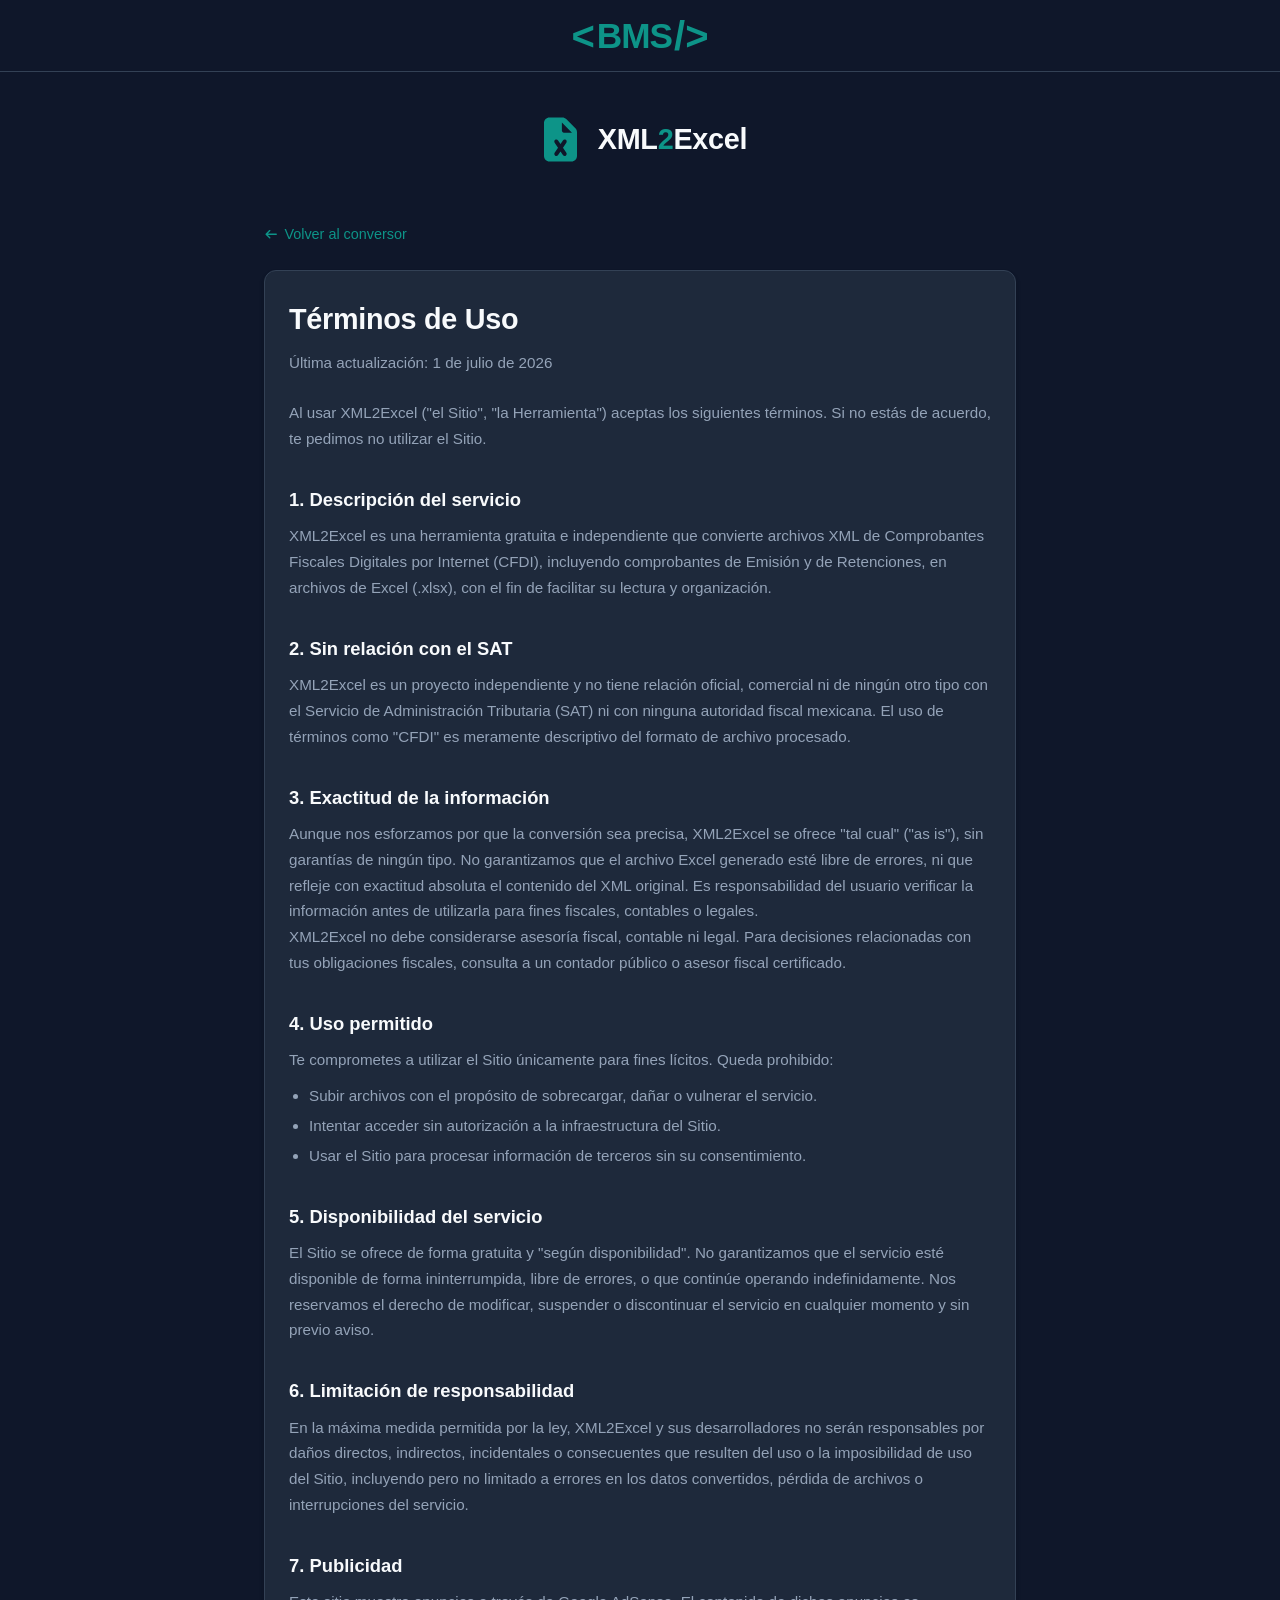
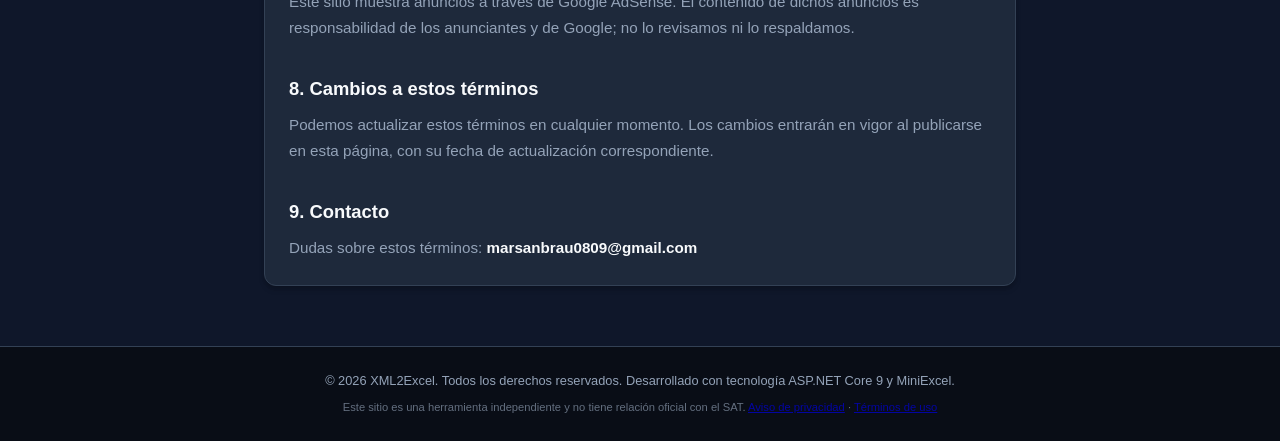
<file: Pages/terminos.html>
<!DOCTYPE html>
<html lang="es">

<head>
    <meta charset="UTF-8">
    <meta name="viewport" content="width=device-width, initial-scale=1.0">
    <title>Términos de Uso | XML2Excel</title>
    <meta name="description" content="Términos de uso de XML2Excel, conversor de CFDI (XML del SAT) a Excel.">

    <link rel="preconnect" href="https://fonts.googleapis.com">
    <link rel="preconnect" href="https://fonts.gstatic.com" crossorigin>

    <link rel="stylesheet" href="../CSS/main.css">
    <link rel="stylesheet" href="../CSS/termsandprivacy.css">
</head>

<body>

    <header class="navbar">
        <a href="https://brus0809.github.io" class="logo">
            <span class="bracket">&lt;</span>
            <span class="letters">BMS</span>
            <span class="bracket">/&gt;</span>
        </a>
    </header>

    <div class="app-container">
        <header class="app-header">
            <div class="logo-area">

                <svg class="logo-icon" xmlns="http://www.w3.org/2000/svg" viewBox="0 0 640 640" aria-hidden="true">

                    <path fill="currentColor"
                        d="M128 128C128 92.7 156.7 64 192 64L341.5 64C358.5 64 374.8 70.7 386.8 82.7L493.3 189.3C505.3 201.3 512 217.6 512 234.6L512 512C512 547.3 483.3 576 448 576L192 576C156.7 576 128 547.3 128 512L128 128zM336 122.5L336 216C336 229.3 346.7 240 360 240L453.5 240L336 122.5zM292 330.7C284.6 319.7 269.7 316.7 258.7 324C247.7 331.3 244.7 346.3 252 357.3L291.2 416L252 474.7C244.6 485.7 247.6 500.6 258.7 508C269.8 515.4 284.6 512.4 292 501.3L320 459.3L348 501.3C355.4 512.3 370.3 515.3 381.3 508C392.3 500.7 395.3 485.7 388 474.7L348.8 416L388 357.3C395.4 346.3 392.4 331.4 381.3 324C370.2 316.6 355.4 319.6 348 330.7L320 372.7L292 330.7z" />
                </svg>

                <span class="logo-text">
                    XML<span class="accent-text">2</span>Excel
                </span>

            </div>
        </header>

        <main class="legal-container">
            <a href="../index.html" class="back-link">
                <svg class="back-icon" xmlns="http://www.w3.org/2000/svg" viewBox="0 0 640 640" aria-hidden="true">

                    <path fill="currentColor"
                        d="M73.4 297.4C60.9 309.9 60.9 330.2 73.4 342.7L233.4 502.7C245.9 515.2 266.2 515.2 278.7 502.7C291.2 490.2 291.2 469.9 278.7 457.4L173.3 352L544 352C561.7 352 576 337.7 576 320C576 302.3 561.7 288 544 288L173.3 288L278.7 182.6C291.2 170.1 291.2 149.8 278.7 137.3C266.2 124.8 245.9 124.8 233.4 137.3L73.4 297.3z" />
                </svg>

                <span>Volver al conversor</span>
            </a>

            <div class="main-card">
                <h1>Términos de Uso</h1>
                <p class="legal-updated">Última actualización: 1 de julio de 2026</p>

                <p>
                    Al usar XML2Excel ("el Sitio", "la Herramienta") aceptas los siguientes
                    términos. Si no estás de acuerdo, te pedimos no utilizar el Sitio.
                </p>

                <h2>1. Descripción del servicio</h2>
                <p>
                    XML2Excel es una herramienta gratuita e independiente que convierte
                    archivos XML de Comprobantes Fiscales Digitales por Internet (CFDI),
                    incluyendo comprobantes de Emisión y de Retenciones, en archivos de
                    Excel (.xlsx), con el fin de facilitar su lectura y organización.
                </p>

                <h2>2. Sin relación con el SAT</h2>
                <p>
                    XML2Excel es un proyecto independiente y no tiene relación oficial,
                    comercial ni de ningún otro tipo con el Servicio de Administración
                    Tributaria (SAT) ni con ninguna autoridad fiscal mexicana. El uso de
                    términos como "CFDI" es meramente descriptivo del formato de archivo
                    procesado.
                </p>

                <h2>3. Exactitud de la información</h2>
                <p>
                    Aunque nos esforzamos por que la conversión sea precisa, XML2Excel se
                    ofrece "tal cual" ("as is"), sin garantías de ningún tipo. No garantizamos
                    que el archivo Excel generado esté libre de errores, ni que refleje con
                    exactitud absoluta el contenido del XML original. Es responsabilidad del
                    usuario verificar la información antes de utilizarla para fines fiscales,
                    contables o legales.
                </p>
                <p>
                    XML2Excel no debe considerarse asesoría fiscal, contable ni legal. Para
                    decisiones relacionadas con tus obligaciones fiscales, consulta a un
                    contador público o asesor fiscal certificado.
                </p>

                <h2>4. Uso permitido</h2>
                <p>Te comprometes a utilizar el Sitio únicamente para fines lícitos. Queda prohibido:</p>
                <ul>
                    <li>Subir archivos con el propósito de sobrecargar, dañar o vulnerar el servicio.</li>
                    <li>Intentar acceder sin autorización a la infraestructura del Sitio.</li>
                    <li>Usar el Sitio para procesar información de terceros sin su consentimiento.</li>
                </ul>

                <h2>5. Disponibilidad del servicio</h2>
                <p>
                    El Sitio se ofrece de forma gratuita y "según disponibilidad". No
                    garantizamos que el servicio esté disponible de forma ininterrumpida,
                    libre de errores, o que continúe operando indefinidamente. Nos reservamos
                    el derecho de modificar, suspender o discontinuar el servicio en
                    cualquier momento y sin previo aviso.
                </p>

                <h2>6. Limitación de responsabilidad</h2>
                <p>
                    En la máxima medida permitida por la ley, XML2Excel y sus desarrolladores
                    no serán responsables por daños directos, indirectos, incidentales o
                    consecuentes que resulten del uso o la imposibilidad de uso del Sitio,
                    incluyendo pero no limitado a errores en los datos convertidos, pérdida
                    de archivos o interrupciones del servicio.
                </p>

                <h2>7. Publicidad</h2>
                <p>
                    Este sitio muestra anuncios a través de Google AdSense. El contenido de
                    dichos anuncios es responsabilidad de los anunciantes y de Google; no
                    lo revisamos ni lo respaldamos.
                </p>

                <h2>8. Cambios a estos términos</h2>
                <p>
                    Podemos actualizar estos términos en cualquier momento. Los cambios
                    entrarán en vigor al publicarse en esta página, con su fecha de
                    actualización correspondiente.
                </p>

                <h2>9. Contacto</h2>
                <p>
                    Dudas sobre estos términos: <strong>marsanbrau0809@gmail.com</strong>
                </p>
            </div>
        </main>
    </div>

    <!-- Footer Section -->
    <footer class="app-footer">
        <div class="footer-content">
            <p>&copy; 2026 XML2Excel. Todos los derechos reservados. Desarrollado con tecnología ASP.NET Core 9 y
                MiniExcel.</p>
            <p class="footer-disclaimer">
                Este sitio es una herramienta independiente y no tiene relación oficial con el SAT.
                <a href="../Pages/privacidad.html">Aviso de privacidad</a> · <a href="../Pages/terminos.html">Términos de
                    uso</a>
            </p>
        </div>
    </footer>

</body>

</html>
</file>
<file: CSS/main.css>
/* Reset & Base Styles */
* {
    margin: 0;
    padding: 0;
    box-sizing: border-box;
}

:root {
    /* Muted Slate & Professional Teal Palette (Clean Corporate Aesthetic) */
    --bg-primary: #0f172a;       /* Slate 900 */
    --bg-secondary: #1e293b;     /* Slate 800 */
    --bg-card: #1e293b;          /* Solid Slate 800 */
    --border-color: #334155;     /* Slate 700 */
    --border-hover: #475569;     /* Slate 600 */
    
    --text-main: #f8fafc;        /* Slate 50 */
    --text-muted: #94a3b8;       /* Slate 400 */
    
    --accent-color: #0f766e;     /* Deep Corporate Teal */
    --accent-hover: #0d9488;     /* Muted Teal Hover */
    --accent-light: rgba(15, 118, 110, 0.1);
    
    --card-shadow: 0 4px 6px -1px rgba(0, 0, 0, 0.2), 0 2px 4px -1px rgba(0, 0, 0, 0.1);
}

body {
    font-family: 'Outfit', sans-serif;
    background-color: var(--bg-primary);
    color: var(--text-main);
    min-height: 100vh;
    display: flex;
    flex-direction: column;
    align-items: center;
    line-height: 1.6;
    overflow-x: hidden;
}

/*Checkbox*/
.sat-validation-container{
    margin: 15px 0;
    display: flex; 
    align-items: center; 
    gap: 10px; 
    background-color: var(--bg-secondary); 
    border: 1px solid var(--border-color); 
    padding: 12px; 
    border-radius: 8px;
}

.checkbox{
    width: 18px; 
    height: 18px; 
    accent-color: var(--accent-hover); 
    cursor: pointer;
}

.chk-validate-sat{
    font-size: 0.95rem; 
    color: var(--text-main); 
    cursor: pointer; 
    user-select: none;
}

.navbar {
    position: sticky;
    top: 0;
    z-index: 1000;
    width: 100%;
    height: 72px;
    background: var(--bg-primary);
    border-bottom: 1px solid var(--border-color);
    display: flex;
    justify-content: center;
}

.navbar-container {
    width: 100%;
    max-width: 1000px;
    padding: 0 20px;
    display: flex;
    justify-content: space-between;
    align-items: center;
}

.nav-links {
    display: flex;
    gap: 15px;
}

.nav-link {
    color: var(--text-muted);
    text-decoration: none;
    font-weight: 500;
    font-size: 0.95rem;
    padding: 8px 12px;
    border-radius: 6px;
    transition: all 0.2s ease;
}

.nav-link:hover {
    color: var(--text-main);
    background: rgba(255, 255, 255, 0.05);
}

.nav-link.active {
    color: var(--accent-hover);
    background: var(--accent-light);
}

.logo{
    display:flex;
    align-items:center;
    gap:2px;

    text-decoration:none;
    user-select:none;
}

.bracket{
    color:var(--accent-hover);

    font-size:2.5rem;
    font-weight:600;

    line-height:1;
}

.letters{
    color:var(--accent-hover);

    font-size:2.2rem;
    font-weight:700;

    letter-spacing:-1px;
    line-height:1;
}

/* AdSense Placeholders styling */
.adsense-placeholder {
    width: 100%;
    max-width: 1000px;
    margin: 20px auto;
    padding: 10px;
    background: var(--bg-secondary);
    border: 1px dashed var(--border-color);
    border-radius: 6px;
    display: block;
    min-height: 110px;
    text-align: center;
}

.adsense-label {
    font-size: 0.7rem;
    color: var(--text-muted);
    margin-bottom: 8px;
    font-weight: 600;
    letter-spacing: 0.05em;
    text-transform: uppercase;
}

.top-banner {
    margin-top: 30px;
    margin-bottom: 10px;
}

.middle-banner {
    margin-top: 40px;
    margin-bottom: 20px;
}

/* App Container */
.app-container {
    width: 100%;
    max-width: 800px;
    padding: 0 20px;
    flex-grow: 1;
    display: flex;
    flex-direction: column;
}

/* Header Section */
.app-header {
    text-align: center;
    margin: 40px 0 30px;
}

.logo-area {
    display: inline-flex;
    align-items: center;
    gap: 10px;
    margin-bottom: 15px;
}

.logo-icon {
    width: 55px;
    height: 55px;
    color: var(--accent-hover); /* o el color que prefieras */
    flex-shrink: 0;
}

.logo-text {
    font-size: 1.8rem;
    font-weight: 700;
    letter-spacing: -0.01em;
}

.accent-text {
    color: var(--accent-hover);
}

.main-title {
    font-size: 2rem;
    font-weight: 600;
    line-height: 1.3;
    margin-bottom: 12px;
    letter-spacing: -0.01em;
}

.subtitle {
    font-size: 1rem;
    color: var(--text-muted);
    max-width: 550px;
    margin: 0 auto;
    font-weight: 400;
}

/* Main Card */
.main-card {
    background: var(--bg-card);
    border: 1px solid var(--border-color);
    border-radius: 12px;
    padding: 24px;
    box-shadow: var(--card-shadow);
    transition: border-color 0.2s ease;
}

/* Upload Zone */
.upload-zone {
    border: 2px dashed var(--border-color);
    background: rgba(30, 41, 59, 0.5);
    border-radius: 8px;
    padding: 40px 20px;
    text-align: center;
    cursor: pointer;
    transition: all 0.2s ease;
    position: relative;
}

.upload-zone:hover, .upload-zone.dragover {
    border-color: var(--accent-hover);
    background: var(--accent-light);
}

.file-input-hidden {
    position: absolute;
    top: 0;
    left: 0;
    width: 100%;
    height: 100%;
    opacity: 0;
    cursor: pointer;
}

.upload-icon-container {
    width: 60px;
    height: 60px;
    border-radius: 8px;
    background: rgba(255, 255, 255, 0.03);
    border: 1px solid var(--border-color);
    display: inline-flex;
    align-items: center;
    justify-content: center;
    margin-bottom: 15px;
    transition: border-color 0.2s;
}

.upload-zone:hover .upload-icon-container {
    border-color: var(--accent-hover);
}

.upload-icon {
    font-size: 1.8rem;
    color: var(--text-muted);
}

.upload-zone:hover .upload-icon {
    color: var(--text-main);
}

.upload-zone h3 {
    font-size: 1.15rem;
    font-weight: 500;
    margin-bottom: 6px;
}

.upload-zone p {
    font-size: 0.9rem;
    color: var(--text-muted);
    margin-bottom: 10px;
}

.file-limits {
    font-size: 0.75rem;
    color: var(--text-muted);
    background: rgba(255, 255, 255, 0.05);
    padding: 3px 10px;
    border-radius: 4px;
}

/* Selected Files Area */
.selected-files-container {
    margin-top: 20px;
    animation: fadeIn 0.2s ease forwards;
}

.files-header {
    display: flex;
    justify-content: space-between;
    align-items: center;
    margin-bottom: 12px;
    border-bottom: 1px solid var(--border-color);
    padding-bottom: 8px;
}

.files-header h4 {
    font-size: 0.95rem;
    font-weight: 500;
    display: flex;
    align-items: center;
    gap: 8px;
}

.btn-clear {
    background: transparent;
    border: none;
    color: #ef4444;
    cursor: pointer;
    font-size: 0.85rem;
    font-weight: 500;
    display: flex;
    align-items: center;
    gap: 5px;
}

.btn-clear:hover {
    text-decoration: underline;
}

.files-list {
    list-style: none;
    max-height: 180px;
    overflow-y: auto;
    margin-bottom: 15px;
    border: 1px solid var(--border-color);
    border-radius: 6px;
    background: rgba(0, 0, 0, 0.1);
}

.files-list li {
    padding: 8px 12px;
    border-bottom: 1px solid rgba(75, 85, 99, 0.15);
    display: flex;
    align-items: center;
    justify-content: space-between;
    font-size: 0.85rem;
}

.files-list li:last-child {
    border-bottom: none;
}

.file-info {
    display: flex;
    align-items: center;
    gap: 8px;
    overflow: hidden;
    white-space: nowrap;
    text-overflow: ellipsis;
}

.file-info i {
    font-size: 1rem;
}

.file-info .fa-file-code {
    color: #60a5fa; /* Clean Soft Blue */
}

.file-info .fa-file-zipper {
    color: #f59e0b; /* Muted Gold */
}

.file-size {
    color: var(--text-muted);
    font-size: 0.75rem;
}

.btn-convert {
    width: 100%;
    background: var(--accent-color);
    border: none;
    color: white;
    padding: 12px 20px;
    font-size: 1rem;
    font-weight: 500;
    border-radius: 6px;
    cursor: pointer;
    display: flex;
    align-items: center;
    justify-content: center;
    gap: 8px;
    transition: background 0.15s ease;
}

.btn-icon-convert{
    width: 18px;
    height: 18px;
}

.btn-icon{
    width: 20px;
    height: 20px;
}
.btn-convert:hover {
    background: var(--accent-hover);
}

/* Progress & Loading */
.progress-container {
    text-align: center;
    padding: 20px 10px;
    animation: fadeIn 0.2s ease forwards;
}

.spinner {
    width: 40px;
    height: 40px;
    border: 2px solid rgba(255, 255, 255, 0.1);
    border-top: 2px solid var(--accent-hover);
    border-radius: 50%;
    margin: 0 auto 15px;
    animation: spin 0.8s linear infinite;
}

.progress-container h4 {
    font-size: 1.1rem;
    font-weight: 500;
    margin-bottom: 6px;
}

.progress-container p {
    font-size: 0.85rem;
    color: var(--text-muted);
    margin-bottom: 15px;
}

.progress-bar-bg {
    width: 100%;
    height: 4px;
    background: rgba(255, 255, 255, 0.05);
    border-radius: 2px;
    overflow: hidden;
}

.progress-bar-fill {
    width: 0%;
    height: 100%;
    background: var(--accent-hover);
    border-radius: 2px;
    transition: width 0.3s ease;
}

/* Result Screen */
.result-container {
    text-align: center;
    padding: 15px 10px;
    animation: fadeIn 0.25s ease forwards;
}

.result-success-icon {
    font-size: 3rem;
    color: #10b981;
    margin-bottom: 12px;
}

.result-container h3 {
    font-size: 1.35rem;
    font-weight: 500;
    margin-bottom: 6px;
}

.result-container p {
    font-size: 0.9rem;
    color: var(--text-muted);
    margin-bottom: 20px;
}

.result-actions {
    display: flex;
    flex-direction: column;
    gap: 10px;
    max-width: 280px;
    margin: 0 auto;
}

.btn-download {
    background: var(--accent-color);
    color: white;
    text-decoration: none;
    padding: 12px 20px;
    border-radius: 6px;
    font-weight: 500;
    font-size: 0.95rem;
    display: flex;
    align-items: center;
    justify-content: center;
    gap: 8px;
    transition: background 0.15s;
}

.btn-download:hover {
    background: var(--accent-hover);
}

.btn-restart {
    background: transparent;
    border: 1px solid var(--border-color);
    color: var(--text-main);
    padding: 9px 20px;
    border-radius: 6px;
    cursor: pointer;
    font-weight: 500;
    font-size: 0.9rem;
    transition: all 0.15s;
}

.btn-restart:hover {
    background: rgba(255, 255, 255, 0.05);
    border-color: var(--border-hover);
}

/* SEO Article Section */
.article-section {
    width: 100%;
    margin: 40px 0;
}

.article-container {
    background: rgba(30, 41, 59, 0.4);
    border: 1px solid var(--border-color);
    border-radius: 10px;
    padding: 30px;
    box-shadow: var(--card-shadow);
}

.article-container h2 {
    font-size: 1.5rem;
    color: var(--text-main);
    margin-bottom: 15px;
    font-weight: 600;
}

.article-container h3 {
    font-size: 1.25rem;
    color: var(--text-main);
    margin-top: 25px;
    margin-bottom: 12px;
    font-weight: 500;
}

.article-container p {
    color: var(--text-muted);
    font-size: 0.95rem;
    margin-bottom: 15px;
    line-height: 1.7;
}

.article-container strong {
    color: var(--text-main);
    font-weight: 600;
}

.article-container ol {
    margin-left: 20px;
    margin-bottom: 20px;
    color: var(--text-muted);
}

.article-container li {
    font-size: 0.95rem;
    margin-bottom: 8px;
    line-height: 1.6;
}

.article-container em {
    color: var(--accent-hover);
    font-style: normal;
    font-weight: 600;
}

/* Promo Banner */
.promo-banner {
    background: linear-gradient(135deg, rgba(30, 41, 59, 0.7) 0%, rgba(15, 118, 110, 0.15) 100%);
    border: 1px solid var(--border-color);
    border-radius: 10px;
    padding: 16px 24px;
    margin-top: 20px;
    display: flex;
    justify-content: space-between;
    align-items: center;
    box-shadow: var(--card-shadow);
}

.promo-content {
    display: flex;
    align-items: center;
    gap: 15px;
}

.promo-icon {
    color: var(--accent-hover);
}

.promo-text {
    display: flex;
    flex-direction: column;
}

.promo-text strong {
    font-size: 1.05rem;
    color: var(--text-main);
}

.promo-text span {
    font-size: 0.85rem;
    color: var(--text-muted);
}

.btn-promo {
    background: transparent;
    border: 1px solid var(--accent-hover);
    color: var(--accent-hover);
    text-decoration: none;
    padding: 8px 16px;
    border-radius: 6px;
    font-weight: 500;
    font-size: 0.9rem;
    transition: all 0.2s ease;
    white-space: nowrap;
}

.btn-promo:hover {
    background: var(--accent-hover);
    color: white;
}

@media (max-width: 600px) {
    .promo-banner {
        flex-direction: column;
        text-align: center;
        gap: 15px;
    }
    .promo-content {
        flex-direction: column;
        gap: 10px;
    }
}

/* Feature Grid */
.features-grid {
    display: grid;
    grid-template-columns: repeat(3, 1fr);
    gap: 15px;
    margin: 30px 0;
}

.feature-card {
    background: rgba(30, 41, 59, 0.3);
    border: 1px solid var(--border-color);
    border-radius: 8px;
    padding: 18px;
    text-align: center;
    transition: border-color 0.15s;
}

.feature-card:hover {
    border-color: var(--border-hover);
}

.feature-icon {
    width: 2.5rem;
    height: 2.5rem;
    color: var(--border-color); 
    flex-shrink: 0;
}

.feature-card:hover .feature-icon {
    color: var(--border-hover);
}


.feature-card i {
    font-size: 1.3rem;
    color: var(--text-muted);
    margin-bottom: 10px;
}

.feature-card h3 {
    font-size: 0.95rem;
    margin-bottom: 6px;
    font-weight: 500;
}

.feature-card p {
    font-size: 0.8rem;
    color: var(--text-muted);
    line-height: 1.4;
}

/* Footer Section */
.app-footer {
    width: 100%;
    background: #090d16;
    border-top: 1px solid var(--border-color);
    padding: 24px 20px;
    text-align: center;
    margin-top: auto;
}

.footer-content {
    max-width: 800px;
    margin: 0 auto;
}

.app-footer p {
    font-size: 0.8rem;
    color: var(--text-muted);
}

.footer-disclaimer {
    margin-top: 8px;
    font-size: 0.7rem !important;
    opacity: 0.65;
}

/* Animations */
@keyframes spin {
    0% { transform: rotate(0deg); }
    100% { transform: rotate(360deg); }
}

@keyframes fadeIn {
    from { opacity: 0; transform: translateY(6px); }
    to { opacity: 1; transform: translateY(0); }
}

/* Responsive adjustments */
@media (max-width: 768px) {
    .features-grid {
        grid-template-columns: 1fr;
    }
    
    .main-title {
        font-size: 1.6rem;
    }
    
    .adsense-placeholder.top-banner {
        min-height: 60px;
    }
    
    .adsense-placeholder ins {
        max-width: 100%;
        height: auto;
    }
}

/* Utility */
.hidden {
    display: none !important;
}

/* Error Banner */
.error-banner {
    color: #ef4444;
    background: rgba(239, 68, 68, 0.08);
    border: 1px solid rgba(239, 68, 68, 0.25);
    border-radius: 8px;
    padding: 12px 16px;
    margin-bottom: 5px;
    margin-top: 10px;
    font-size: 0.875rem;
}

/* Warning Banner */

.warning-banner {
    color: #f59e0b;
    background: rgba(245, 158, 11, 0.08);
    border: 1px solid rgba(245, 158, 11, 0.25);
    border-radius: 8px;
    padding: 12px 16px;
    margin-bottom: 5px;
    margin-top: 10px;
    font-size: 0.875rem;
    white-space: pre-line;
}

/* File list actions (right side of each file row) */
.file-actions {
    display: flex;
    align-items: center;
    gap: 15px;
    flex-shrink: 0;
}

.file-actions .remove-file-btn {
    cursor: pointer;
    color: #ef4444;
    transition: opacity 0.15s;
}

.file-actions .remove-file-btn:hover {
    opacity: 0.7;
}
</file>
<file: CSS/questions.css>
.faq-section {
        width: 100%;
        max-width: 800px;
        margin: 20px auto 10px;
    }
    .faq-title {
        text-align: center;
        font-size: 1.5rem;
        font-weight: 600;
        letter-spacing: -0.01em;
        margin-bottom: 18px;
        color: var(--text-main);
    }
    .faq-list {
        display: flex;
        flex-direction: column;
        gap: 10px;
    }
    .faq-item {
        background: rgba(30, 41, 59, 0.3);
        border: 1px solid var(--border-color);
        border-radius: 8px;
        padding: 14px 18px;
        transition: border-color 0.15s;
    }
    .faq-item:hover {
        border-color: var(--border-hover);
    }
    .faq-item summary {
        cursor: pointer;
        font-weight: 500;
        font-size: 0.95rem;
        list-style: none;
        color: var(--text-main);
        display: flex;
        align-items: center;
        justify-content: space-between;
    }
    .faq-item summary::-webkit-details-marker {
        display: none;
    }
    .faq-item summary::after {
        content: "+";
        font-size: 1.1rem;
        color: var(--accent-hover);
        margin-left: 12px;
        flex-shrink: 0;
    }
    .faq-item[open] summary::after {
        content: "\2212"; /* signo menos */
    }
    .faq-item p {
        margin-top: 10px;
        font-size: 0.85rem;
        line-height: 1.6;
        color: var(--text-muted);
    }
    .faq-item a {
        color: var(--accent-hover);
    }

    .faq-item ul {
        margin: 10px 0;
        padding-left: 20px;
        font-size: 0.85rem;
        line-height: 1.6;
        color: var(--text-muted);
    }

    .faq-item li {
        margin-bottom: 8px;
        line-height: 1.5;
    }
</file>
<file: CSS/termsandprivacy.css>
.legal-container {
            max-width: 800px;
            margin: 0 auto;
            padding: 10px 4px 60px;
            line-height: 1.7;
        }
        .legal-container h1 {
            font-size: 1.8rem;
            font-weight: 600;
            letter-spacing: -0.01em;
        }
        .legal-container h2 {
            margin-top: 32px;
            margin-bottom: 8px;
            font-size: 1.15rem;
            font-weight: 600;
            color: var(--text-main);
        }
        .legal-container p,
        .legal-container li {
            color: var(--text-muted);
            font-size: 0.95rem;
        }
        .legal-container ul {
            padding-left: 20px;
            margin: 10px 0;
        }
        .legal-container li {
            margin-bottom: 4px;
        }
        .legal-container strong {
            color: var(--text-main);
        }
        .legal-container a {
            color: var(--accent-hover);
        }
        .legal-updated {
            color: var(--text-muted);
            font-size: 0.85rem;
            margin: 6px 0 24px;
        }
        .back-link {
            display: inline-flex;
            align-items: center;
            gap: 6px;
            margin-bottom: 24px;
            color: var(--text-muted);
            text-decoration: none;
            font-size: 0.9rem;
            transition: color 0.15s;
        }
        
        .back-icon {
            width: 1em;
            height: 1em;
            color: currentColor;
            flex-shrink: 0;
        }

        .back-link:hover {
            color: var(--accent-hover);
        }
</file>
